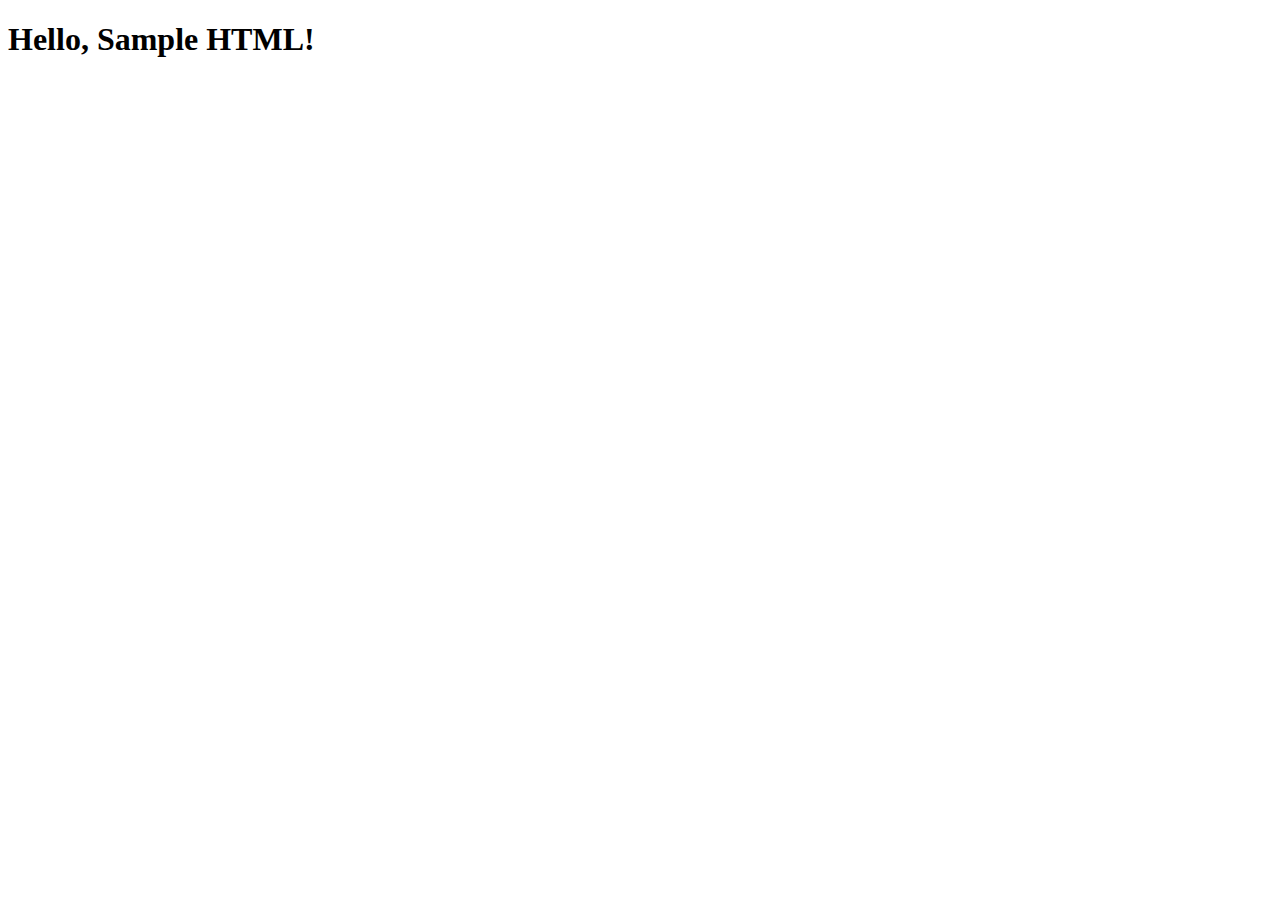
<file: __sample__/index.html>
<!DOCTYPE html>
<html>
  <head>
    <title>sample code</title>
    <link rel="stylesheet" href="styles.css">
  </head>
  <body>
    <h1>Hello, Sample HTML!</h1>
    <script src="main.js"></script>
  </body>
</html>
</file>
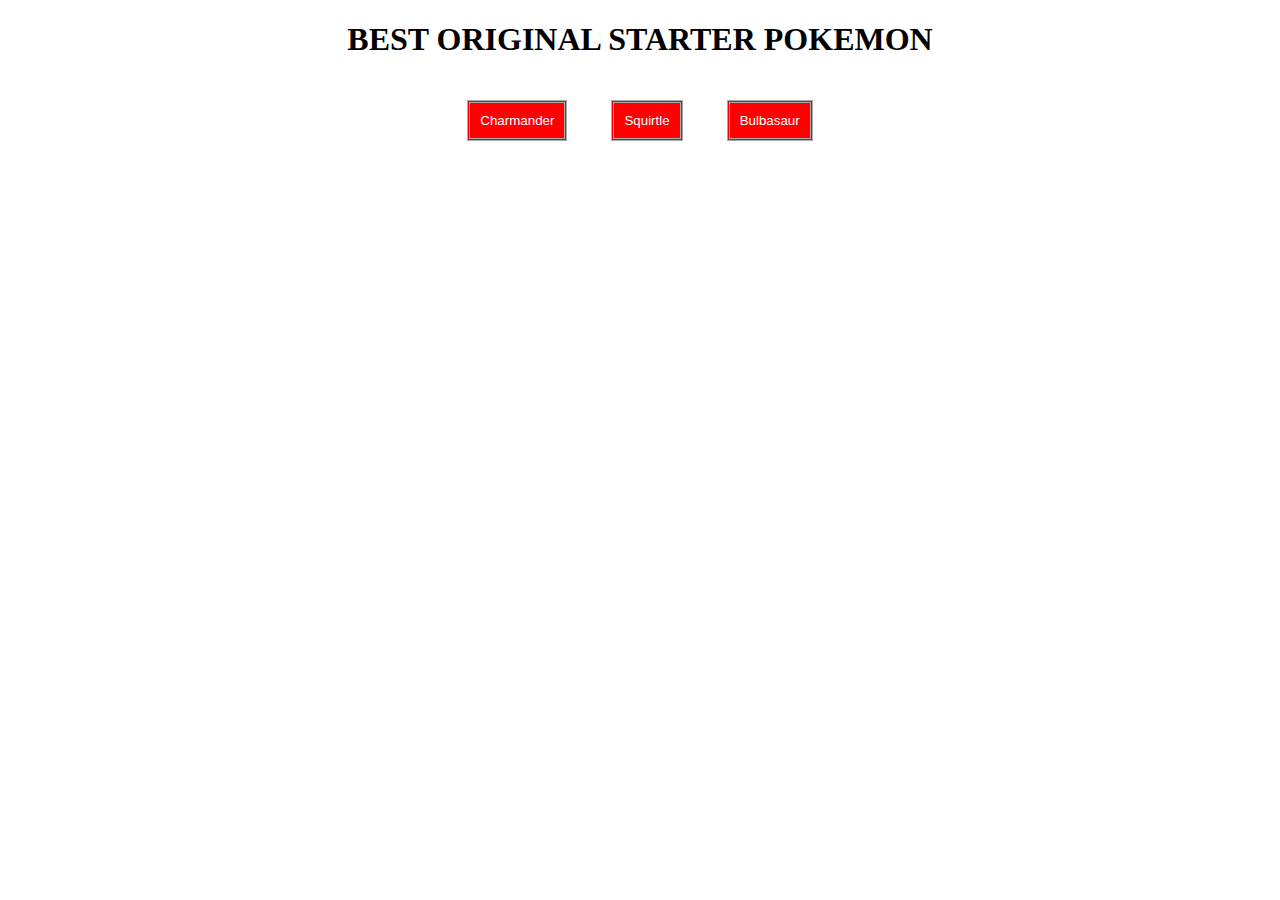
<file: prep-css-box-model/index.html>
<!DOCTYPE html>
<html lang="en">
<head>
  <meta charset="UTF-8">
  <meta name="viewport" content="width=device-width, initial-scale=1.0">
  <title>CSS Box Model</title>
  <link rel="stylesheet" href="style.css">
</head>
<body>
  <h1>BEST ORIGINAL STARTER POKEMON</h1>
  <div>
    <button>Charmander</button>
    <button>Squirtle</button>
    <button>Bulbasaur</button>
  </div>
</body>
</html>
</file>
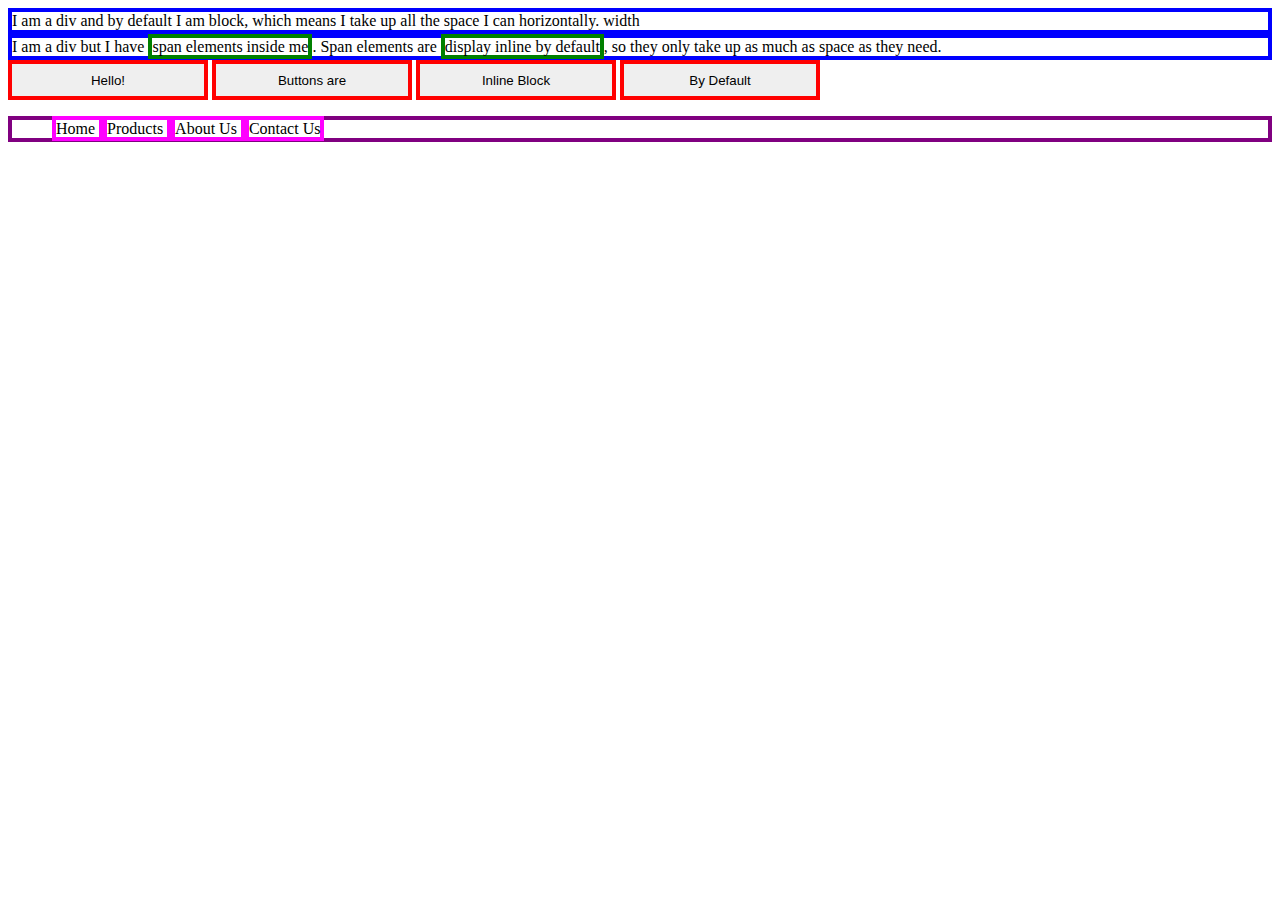
<file: prep-css-display/index.html>
<!DOCTYPE html>
<html lang="en">

<head>
  <meta charset="UTF-8">
  <meta name="viewport" content="width=device-width, initial-scale=1.0">
  <meta http-equiv="X-UA-Compatible" content="ie=edge">
  <title>CSS Display Properties</title>
  <style>

  </style>
</head>

<body>
  <div style="border: 4px solid blue;">I am a div and by default I am block, which means I take up all the space I can horizontally.
    width
  </div>
  <div style="border: 4px solid blue;">
    I am a div but I have <span style="border: 4px solid green;">span elements inside me</span>.
  Span elements are <span style="border: 4px solid green;height: 100px;width: 100px;" >display inline by default</span>,  so they only take up as much as space as they need.
  </div>
  <style>
  button {
    border: 4px solid red;
    height: 40px;
    width: 200px;
    display: inline;
  }
  </style>
  <div>
    <button>Hello!</button>
    <button>Buttons are</button>
    <button>Inline Block</button>
    <button>By Default</button>
  </div>

  <style>
  ul {
    border: 4px solid purple;
  }
  li {
    border: 4px solid magenta;
    display: inline;
  }
  </style>
  <ul>
    <li>
      Home
    </li>
    <li>
      Products
    </li>
    <li>
      About Us
    </li>
    <li>
      Contact Us
    </li>
  </ul>
</body>

</html>
</file>
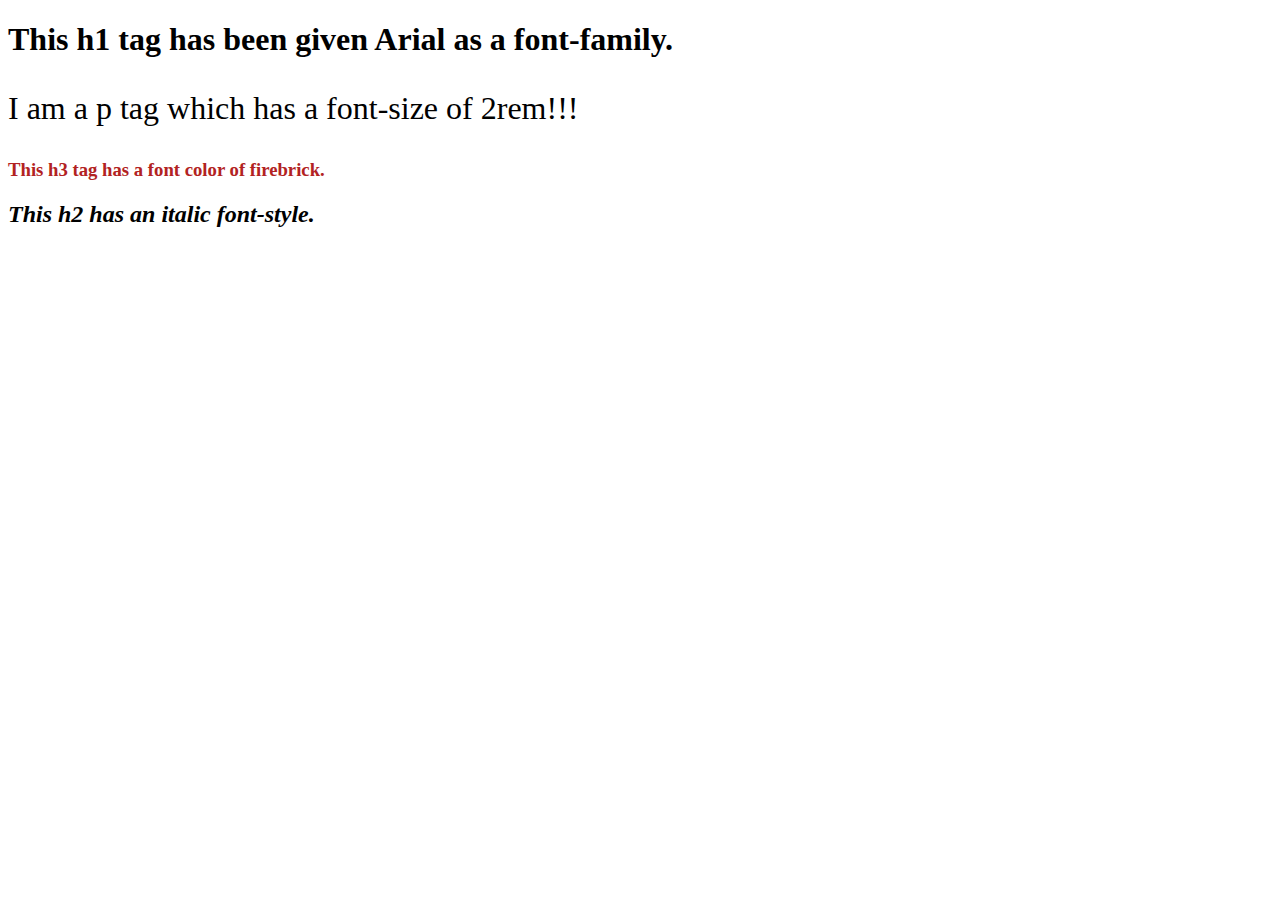
<file: prep-css-syntax/index.html>
<!DOCTYPE html>
<html lang="en">
<head>
  <style>
    h1 {
      font-style:Arial;
    }
    p {
      font-size: 2rem;
    }
    h3 {
      color: firebrick;
    }
    h2 {
      font-style: italic;
    }
  </style>
  <meta charset="UTF-8">
  <meta name="viewport" content="width=device-width, initial-scale=1.0">
  <title>CSS Syntax</title>
</head>
<body>
  <h1>This h1 tag has been given Arial as a font-family.</h1>
  <p>I am a p tag which has a font-size of 2rem!!!</p>
  <h3>This h3 tag has a font color of firebrick.</h3>
  <h2>This h2 has an italic font-style.</h2>
</body>
</html>
</file>
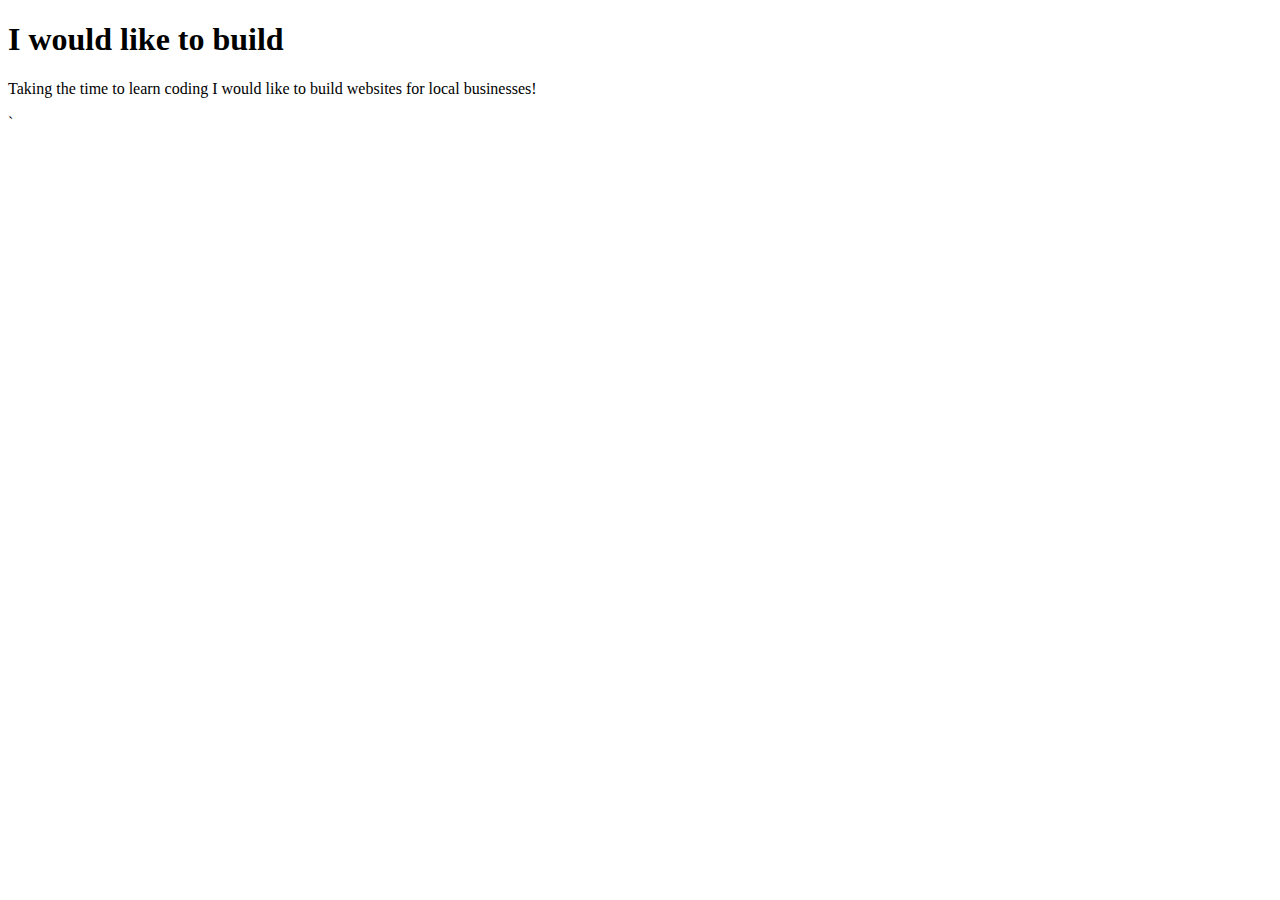
<file: prep-example/index.html>
<!DOCTYPE html>
<html>
<head>
  <title>prep-example</title>
</head>
<body>
  <h1>I would like to build</h1>
  <p>
    <!-- I want to build an ios app👇 -->
    Taking the time to learn coding I would like to build websites for local businesses!


  </p>
</body>
</html>
`
</file>
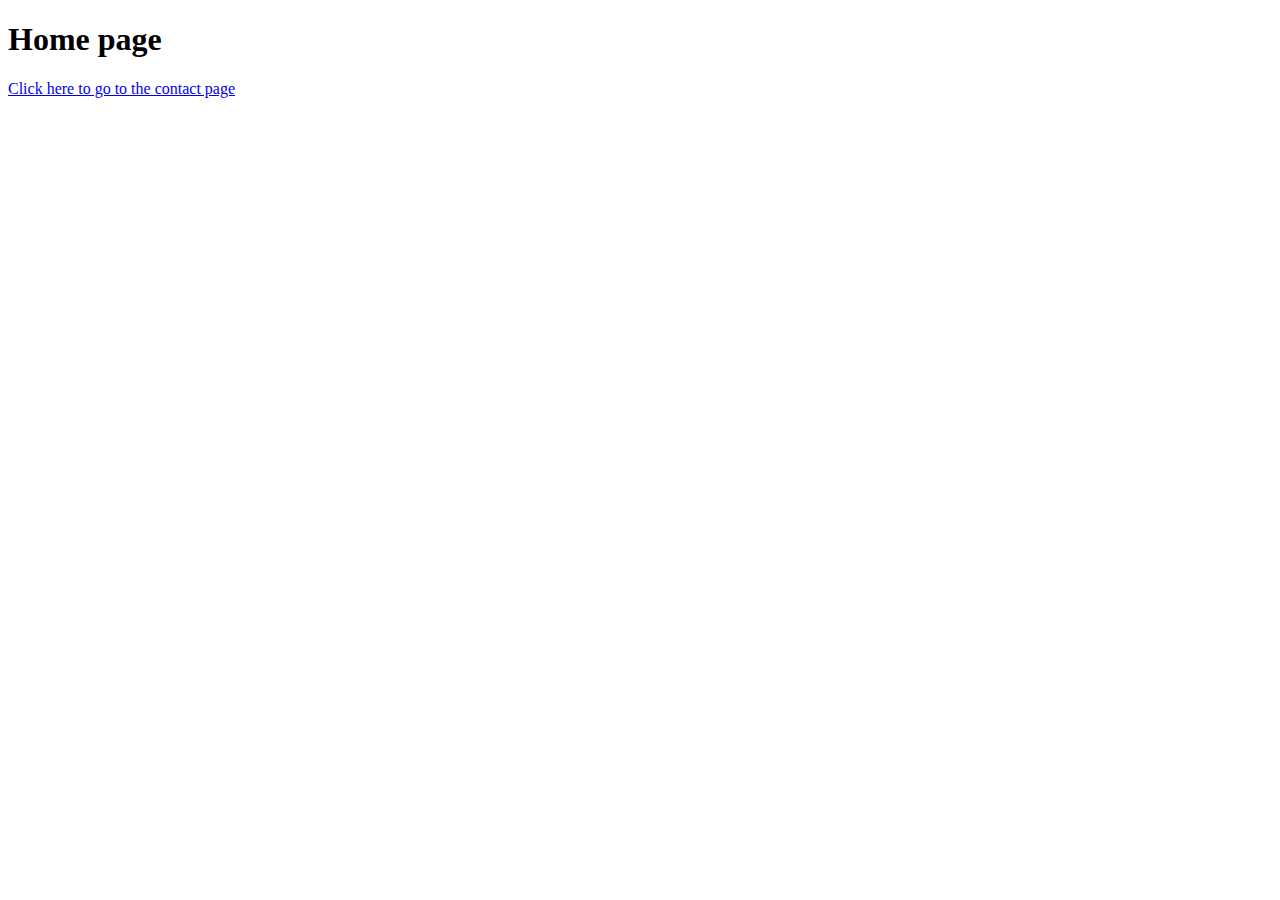
<file: prep-html-links/index.html>
<!DOCTYPE html>
<html lang="en">
<head>
  <meta charset="UTF-8">
  <meta name="viewport" content="width=device-width, initial-scale=1.0">
  <title>Home Page</title>
</head>
<body>
  <h1>Home page</h1>
  <div>
    <a href="contact-us/contact-us.html">Click here to go to the contact page</a>
  </div>
</body>
</html>
</file>
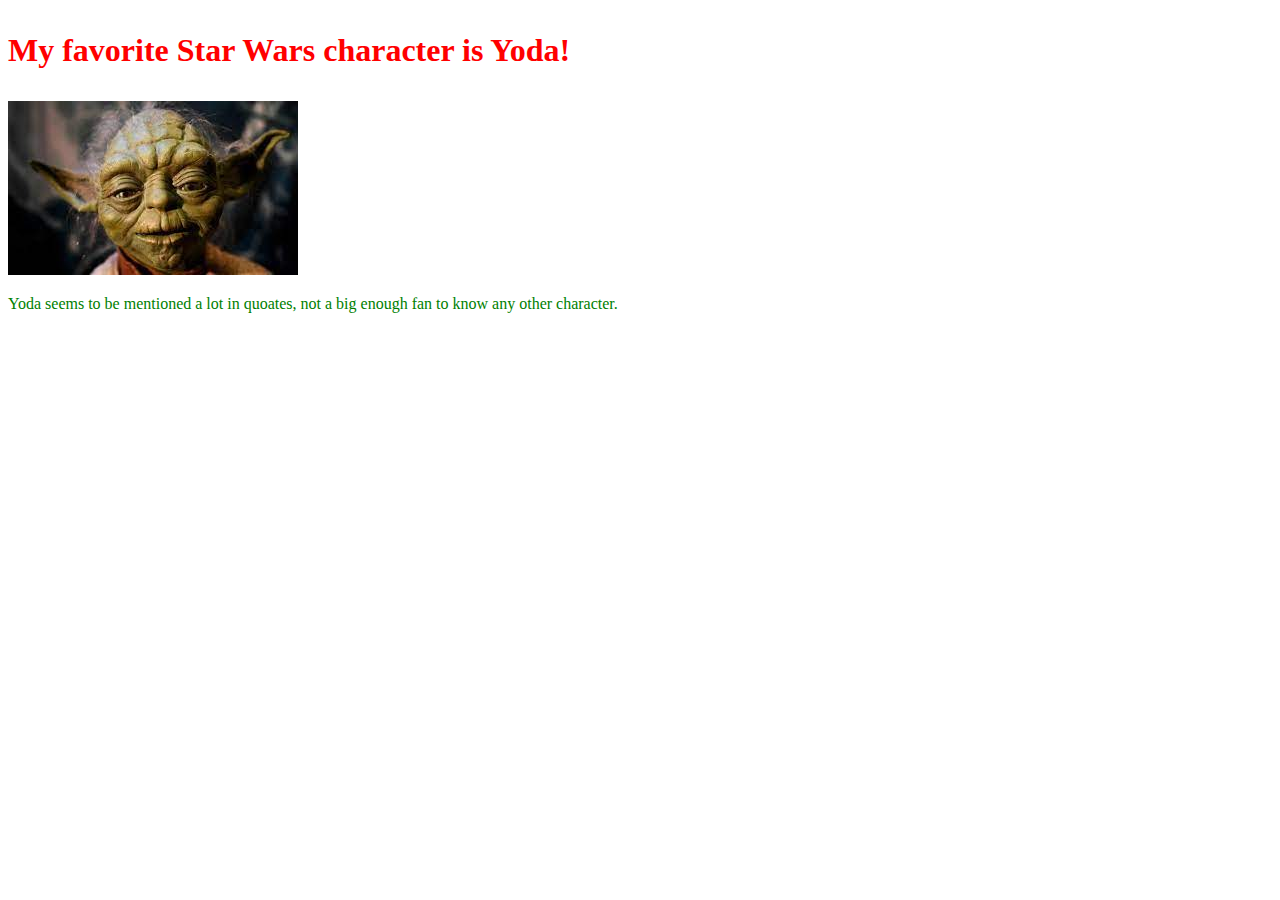
<file: prep-html-syntax/index.html>
<!DOCTYPE html>
<html>
  <head>
    <title>sample code</title>
  </head>
  <body>
    <h1> <p style="color:red;" < p p> My favorite Star Wars character is Yoda!</h1>
    <img src="[data-uri]" alt="Yoda before his coffee.">
    <p> <p style="color:green;" < p p> Yoda seems to be mentioned a lot in quoates, not a big enough fan to know any other character. </p>
</body>
</html>
</file>
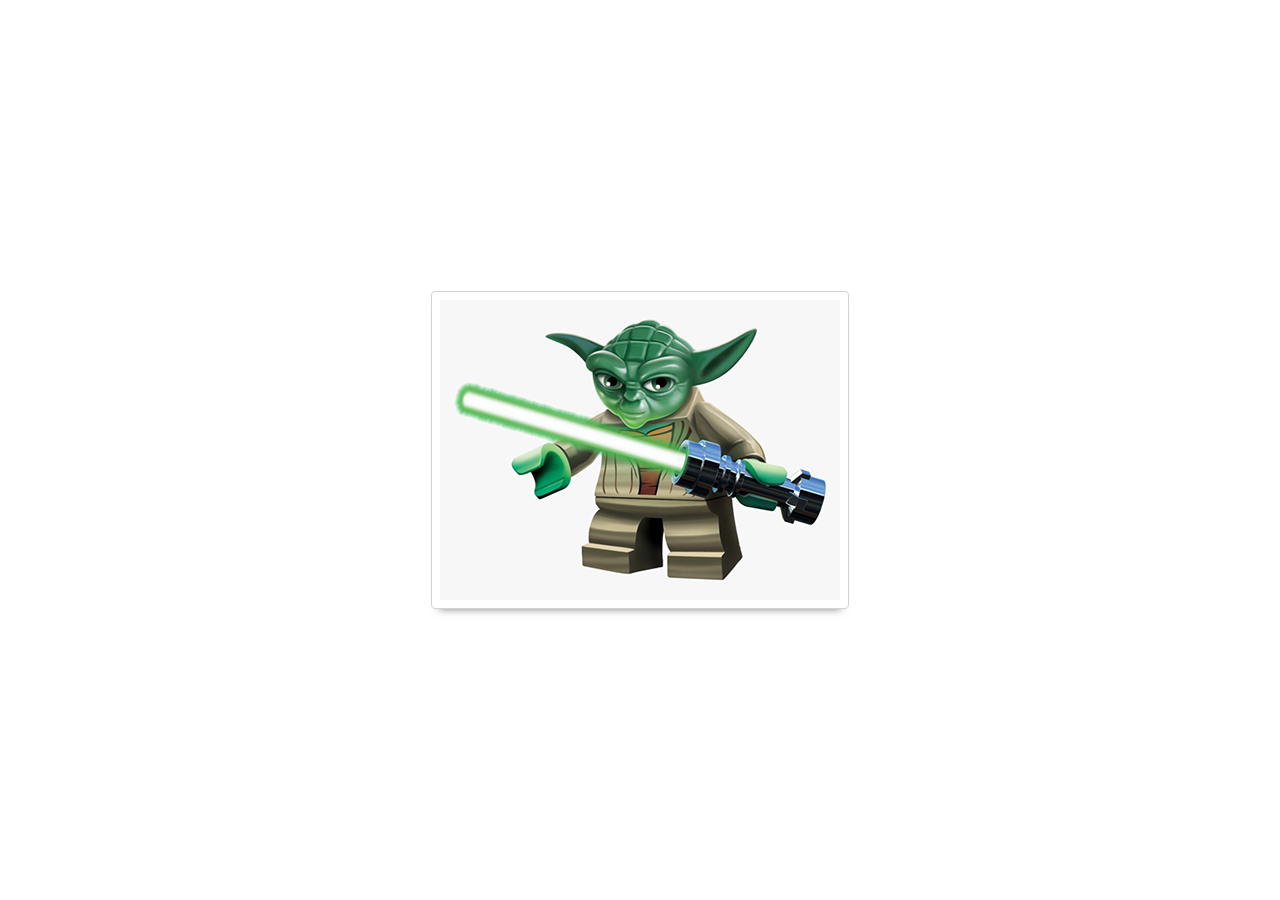
<file: prep-css-flexbox/align-items.html>
<!DOCTYPE html>
<html lang="en">

<head>
  <meta charset="UTF-8">
  <meta name="viewport" content="width=device-width, initial-scale=1.0">
  <meta http-equiv="X-UA-Compatible" content="ie=edge">
  <title>CSS Flexbox - align-items</title>
  <link rel="stylesheet" href="reset.css">
  <link rel="stylesheet" href="starwars.css">
  <style>
    #card-deck{
      display: flex;
      flex-basis: calc(100% / 3);
      min-height: 100vh;
      align-items: center;
      justify-content: center;
    }
  </style>
</head>

<body>
  <div id="card-deck">
    <div class="card-wrapper">
      <div class="star-wars-card">
        <img src="images/yoda.jpg" alt="yoda">
      </div>
    </div>
  </div>
</body>

</html>
</file>
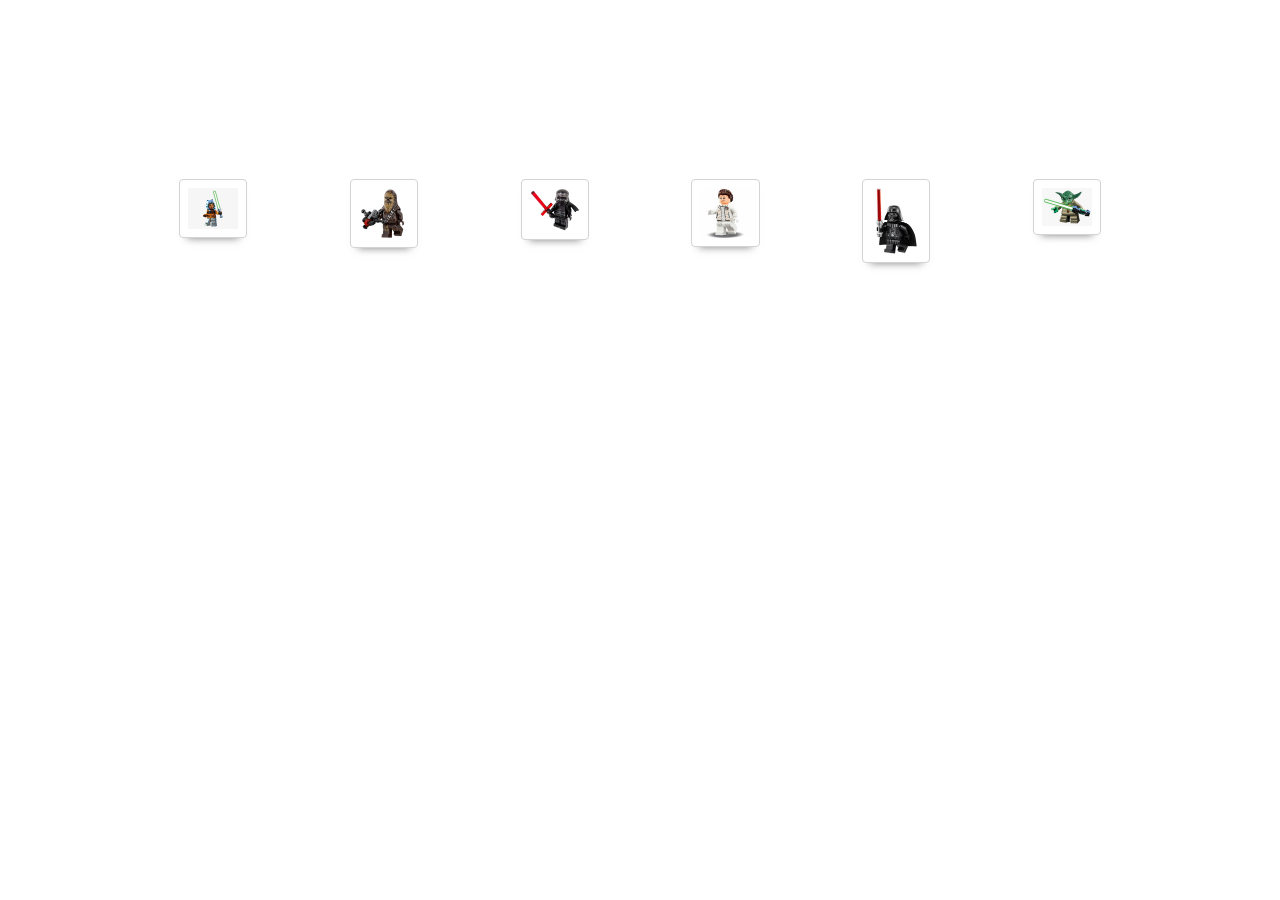
<file: prep-css-flexbox/display-flex.html>
<!DOCTYPE html>
<html lang="en">

<head>
  <meta charset="UTF-8">
  <meta name="viewport" content="width=device-width, initial-scale=1.0">
  <meta http-equiv="X-UA-Compatible" content="ie=edge">
  <title>CSS Flexbox - display: flex</title>
  <link rel="stylesheet" href="reset.css">
  <link rel="stylesheet" href="starwars.css">
  <style>
  #card-deck {
    display:flex ;
    padding: 10%;
  }
  .card-wrapper{
    padding: 5%;
  }
  </style>
</head>

<body>
  <div id="card-deck">
    <div class="card-wrapper">
      <div class="star-wars-card">
        <img src="images/ahsoka.jpg" alt="Ahsoka">
      </div>
    </div>
    <div class="card-wrapper">
      <div class="star-wars-card">
        <img src="images/chewie.jpg" alt="Chewie">
      </div>
    </div>
    <div class="card-wrapper">
      <div class="star-wars-card">
        <img src="images/kylo.jpg" alt="Kylo">
      </div>
    </div>
    <div class="card-wrapper">
      <div class="star-wars-card">
        <img src="images/leia.jpg" alt="Leia">
      </div>
    </div>
    <div class="card-wrapper">
      <div class="star-wars-card">
        <img src="images/vader.jpg" alt="Vader">
      </div>
    </div>
    <div class="card-wrapper">
      <div class="star-wars-card">
        <img src="images/yoda.jpg" alt="Yoda">
      </div>
    </div>
  </div>
</body>

</html>
</file>
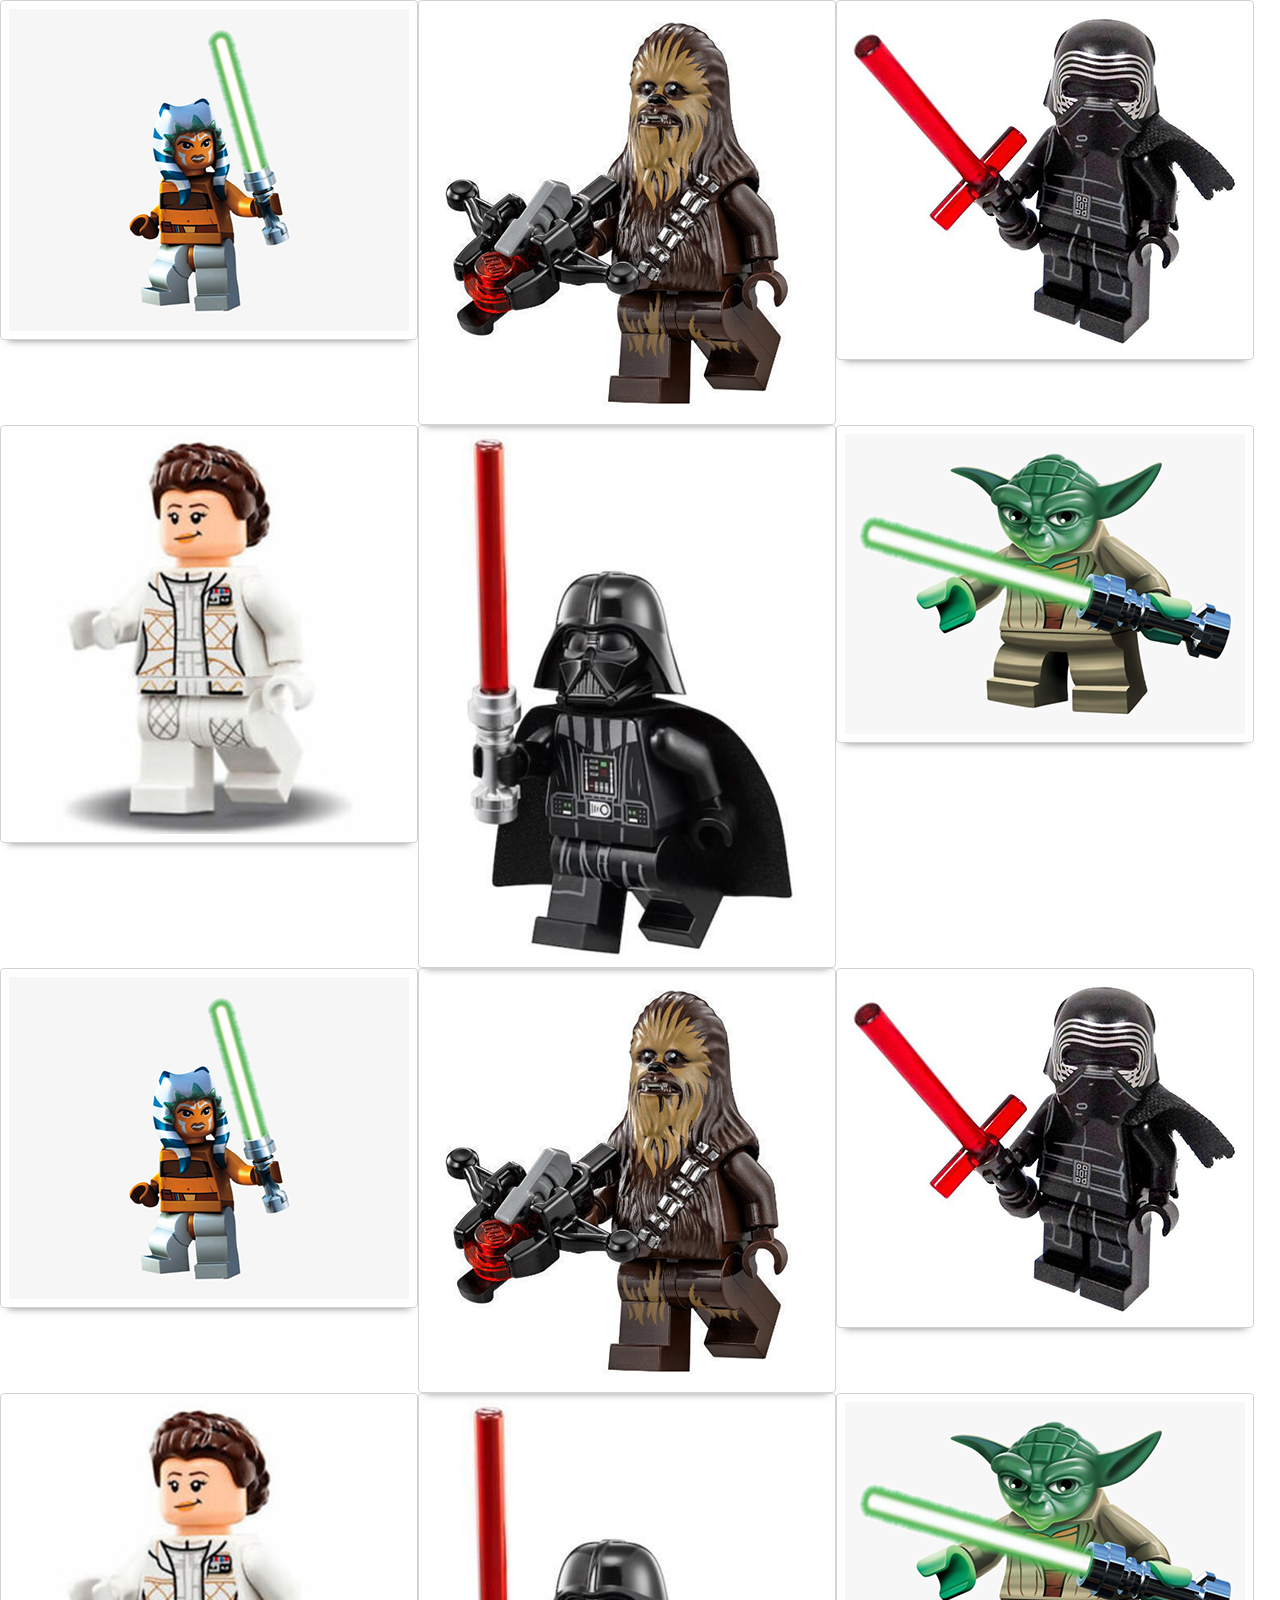
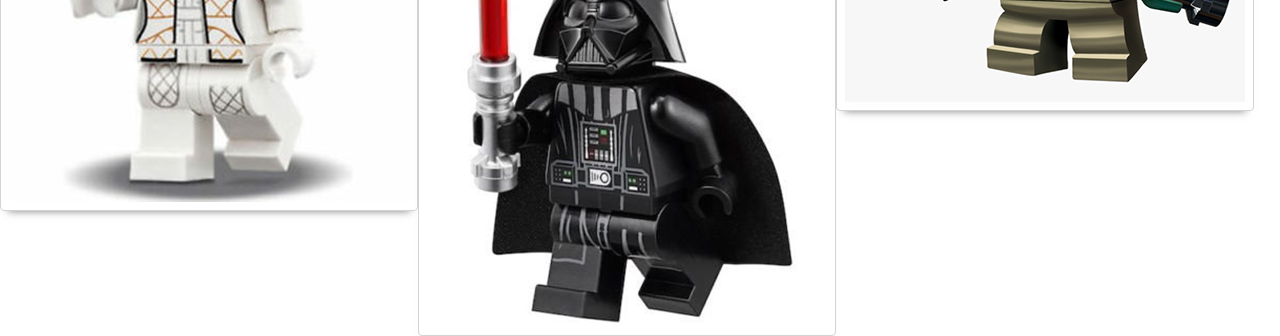
<file: prep-css-flexbox/flex-wrap.html>
<!DOCTYPE html>
<html lang="en">

<head>
  <meta charset="UTF-8">
  <meta name="viewport" content="width=device-width, initial-scale=1.0">
  <meta http-equiv="X-UA-Compatible" content="ie=edge">
  <title>CSS Flexbox - flex-wrap</title>
  <link rel="stylesheet" href="reset.css">
  <link rel="stylesheet" href="starwars.css">
  <style>
#card-deck {
  display: flex;
  flex-wrap: wrap;
}
.card-deck{
  flex-basis: calc(100% / 6);
}
  </style>
</head>

<body>
  <div id="card-deck">
    <div class="card-wrapper">
      <div class="star-wars-card">
        <img src="images/ahsoka.jpg" alt="Ahsoka">
      </div>
    </div>
    <div class="card-wrapper">
      <div class="star-wars-card">
        <img src="images/chewie.jpg" alt="Chewie">
      </div>
    </div>
    <div class="card-wrapper">
      <div class="star-wars-card">
        <img src="images/kylo.jpg" alt="Kylo">
      </div>
    </div>
    <div class="card-wrapper">
      <div class="star-wars-card">
        <img src="images/leia.jpg" alt="Leia">
      </div>
    </div>
    <div class="card-wrapper">
      <div class="star-wars-card">
        <img src="images/vader.jpg" alt="Vader">
      </div>
    </div>
    <div class="card-wrapper">
      <div class="star-wars-card">
        <img src="images/yoda.jpg" alt="Yoda">
      </div>
    </div>
    <div class="card-wrapper">
      <div class="star-wars-card">
        <img src="images/ahsoka.jpg" alt="Ahsoka">
      </div>
    </div>
    <div class="card-wrapper">
      <div class="star-wars-card">
        <img src="images/chewie.jpg" alt="Chewie">
      </div>
    </div>
    <div class="card-wrapper">
      <div class="star-wars-card">
        <img src="images/kylo.jpg" alt="Kylo">
      </div>
    </div>
    <div class="card-wrapper">
      <div class="star-wars-card">
        <img src="images/leia.jpg" alt="Leia">
      </div>
    </div>
    <div class="card-wrapper">
      <div class="star-wars-card">
        <img src="images/vader.jpg" alt="Vader">
      </div>
    </div>
    <div class="card-wrapper">
      <div class="star-wars-card">
        <img src="images/yoda.jpg" alt="Yoda">
      </div>
    </div>
  </div>
</body>

</html>
</file>
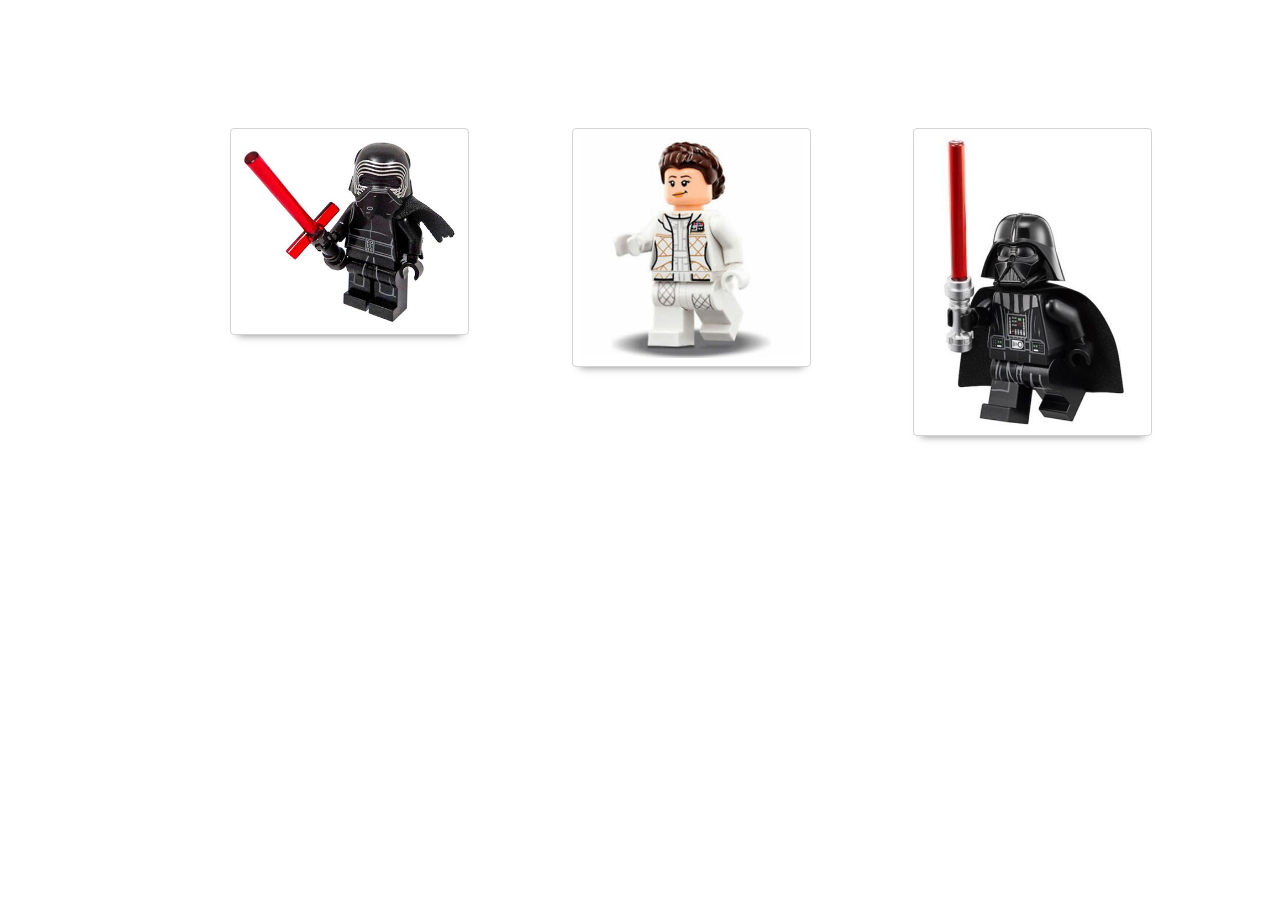
<file: prep-css-flexbox/justify-content.html>
<!DOCTYPE html>
<html lang="en">

<head>
  <meta charset="UTF-8">
  <meta name="viewport" content="width=device-width, initial-scale=1.0">
  <meta http-equiv="X-UA-Compatible" content="ie=edge">
  <title>CSS Flexbox - justify-content</title>
  <link rel="stylesheet" href="reset.css">
  <link rel="stylesheet" href="starwars.css">
  <style>
    #card-deck{
      display: flex;
      flex-basis: 25%;
      justify-content: center;
      padding: 10%;
    }
    .card-wrapper{
      padding-left: 10%;
    }
  </style>
</head>

<body>
  <div id="card-deck">
    <div class="card-wrapper">
      <div class="star-wars-card">
        <img src="images/kylo.jpg" alt="Kylo">
      </div>
    </div>
    <div class="card-wrapper">
      <div class="star-wars-card">
        <img src="images/leia.jpg" alt="Leia">
      </div>
    </div>
    <div class="card-wrapper">
      <div class="star-wars-card">
        <img src="images/vader.jpg" alt="Vader">
      </div>
    </div>
  </div>
</body>

</html>
</file>
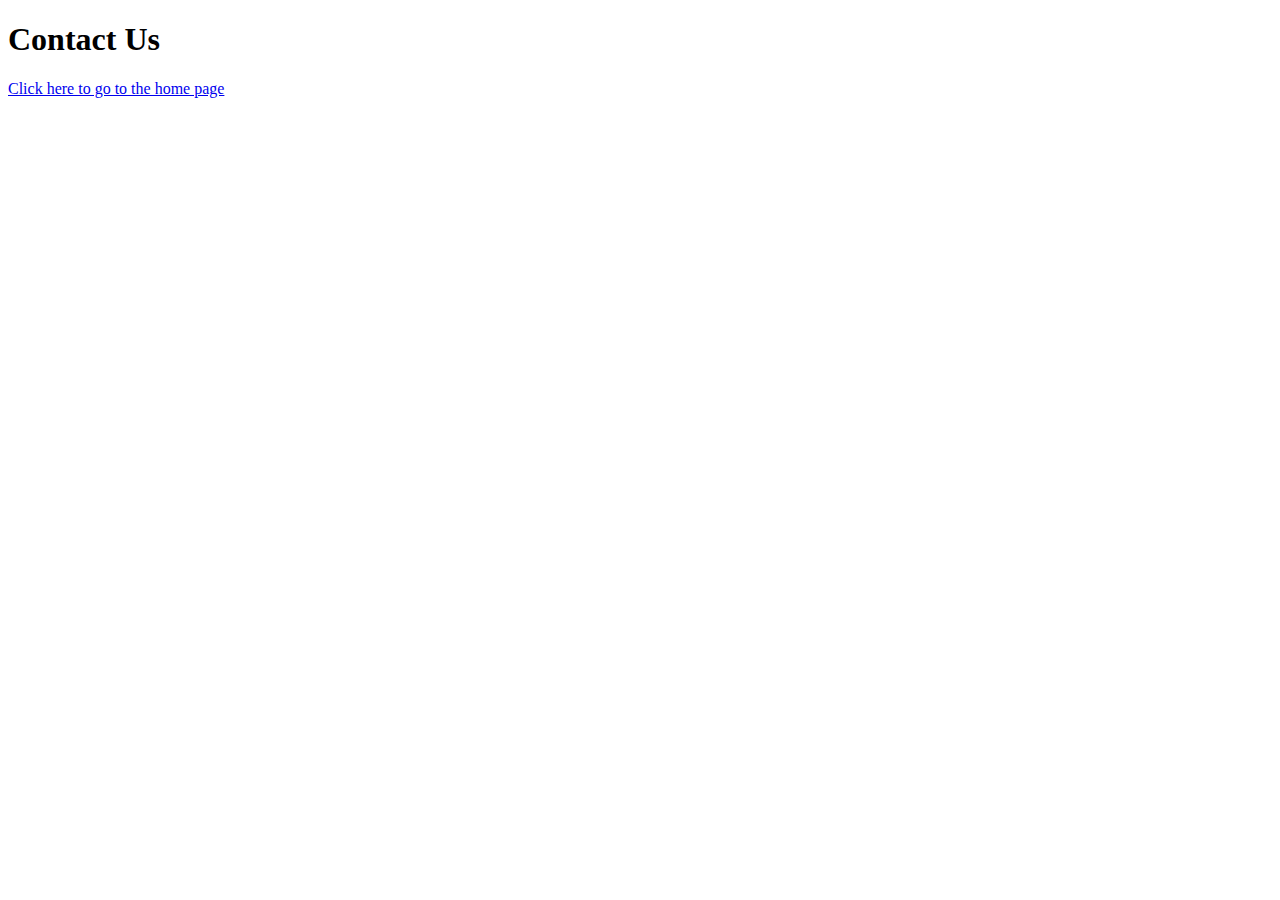
<file: prep-html-links/contact-us/contact-us.html>
<!DOCTYPE html>
<html lang="en">
<head>
  <meta charset="UTF-8">
  <meta name="viewport" content="width=device-width, initial-scale=1.0">
  <title>Contact Us</title>
</head>
<body>
  <h1>Contact Us</h1>
  <div>
    <a href="http://localhost:5500/prep-html-links/index.html">Click here to go to the home page</a>
  </div>

</body>
</html>
</file>
<file: __sample__/styles.css>
.example {
  text-align: center;
}
</file>
<file: prep-css-box-model/style.css>
body {
  text-align: center;
}

button {
  background-color: red;
  color: white;
  margin: 20px;
  padding: 10px;
  border: 3px;
  border-style: double;
  border-color: darkgrey;
}
</file>
<file: prep-css-flexbox/starwars.css>
.star-wars-card {
  padding: 0.5rem;
  border: 1px solid lightgray;
  border-radius: 0.25rem;
  box-shadow: 0 8px 8px -8px rgb(0 0 0 / 50%);
  display: flex;
}

.star-wars-card img {
  width: 100%;
  background-color: lightgray;
  display: flex;
}
</file>
